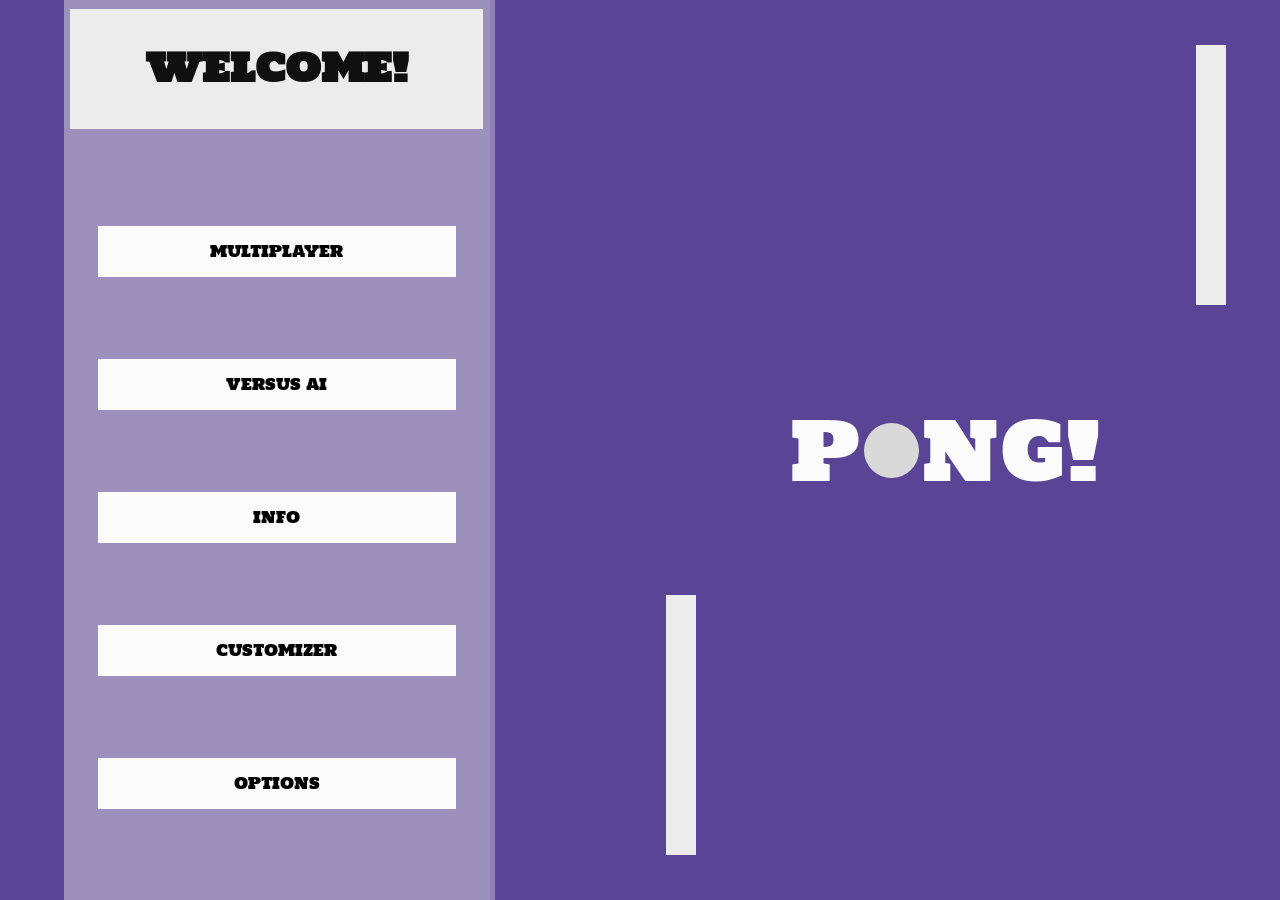
<file: index.html>
<!DOCTYPE html>
<html lang="no">
<head>
    <meta charset="UTF-8">
    <meta name="viewport" content="width=device-width, initial-scale=1.0">
    <title>Pong Menu</title>
    <link rel="stylesheet" href="./css/main.css">
</head>
<body class="meny-side">
    <main class="meny">
        <section class="felt">
            <header class="velkommen-boks">
                <h1 class="tittel">WELCOME!</h1>
            </header>

            <nav class="knapper" aria-label="Hovedmeny">
                <a class="knapp" href="./html/pong.html">MULTIPLAYER</a>
                <a class="knapp" href="./html/versus-ai.html">VERSUS AI</a>
                <a class="knapp" href="./html/info.html">INFO</a>
                <a class="knapp" href="./html/customizer.html">CUSTOMIZER</a>
                <a class="knapp" href="./html/options.html">OPTIONS</a>
            </nav>
        </section>

        <aside class="pong-del" aria-hidden="true">
            <span class="strek strek-topp"></span>
            <div class="pong-ord">
                <span class="pong-bokstav">P</span>
                <span class="ball"></span>
                <span class="pong-bokstav">NG!</span>
            </div>
            <span class="strek strek-bunn"></span>
        </aside>
    </main>
</body>
</html>
</file>
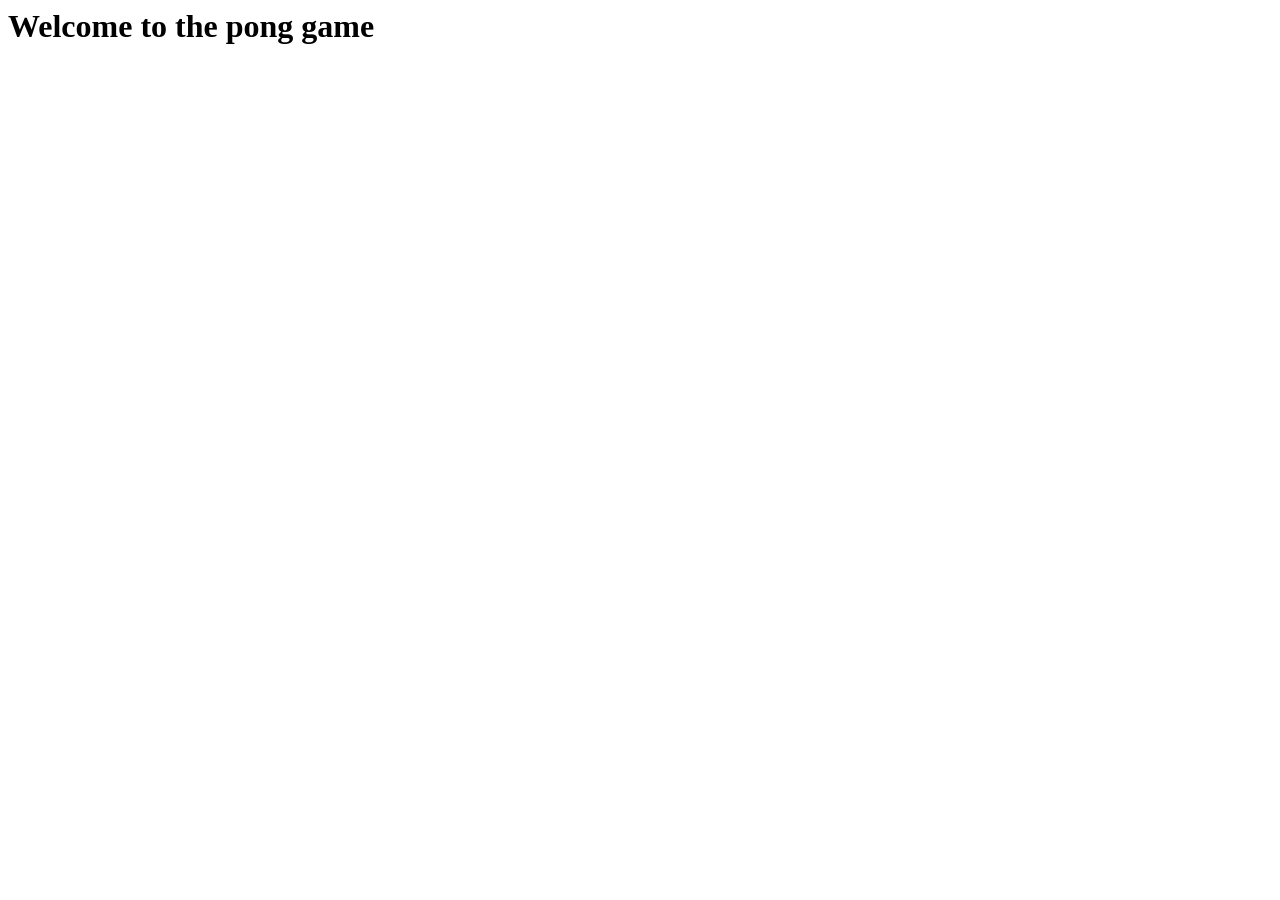
<file: html/index.html>
<html lang="en">
<head>
    <meta charset="UTF-8">
    <meta name="viewport" content="width=device-width, initial-scale=1.0">
    <title>Document</title>
    <script src="../js/script.js"></script>
</head>
<body>
    <h1>Welcome to the pong game</h1>
</body>
</html>
</file>
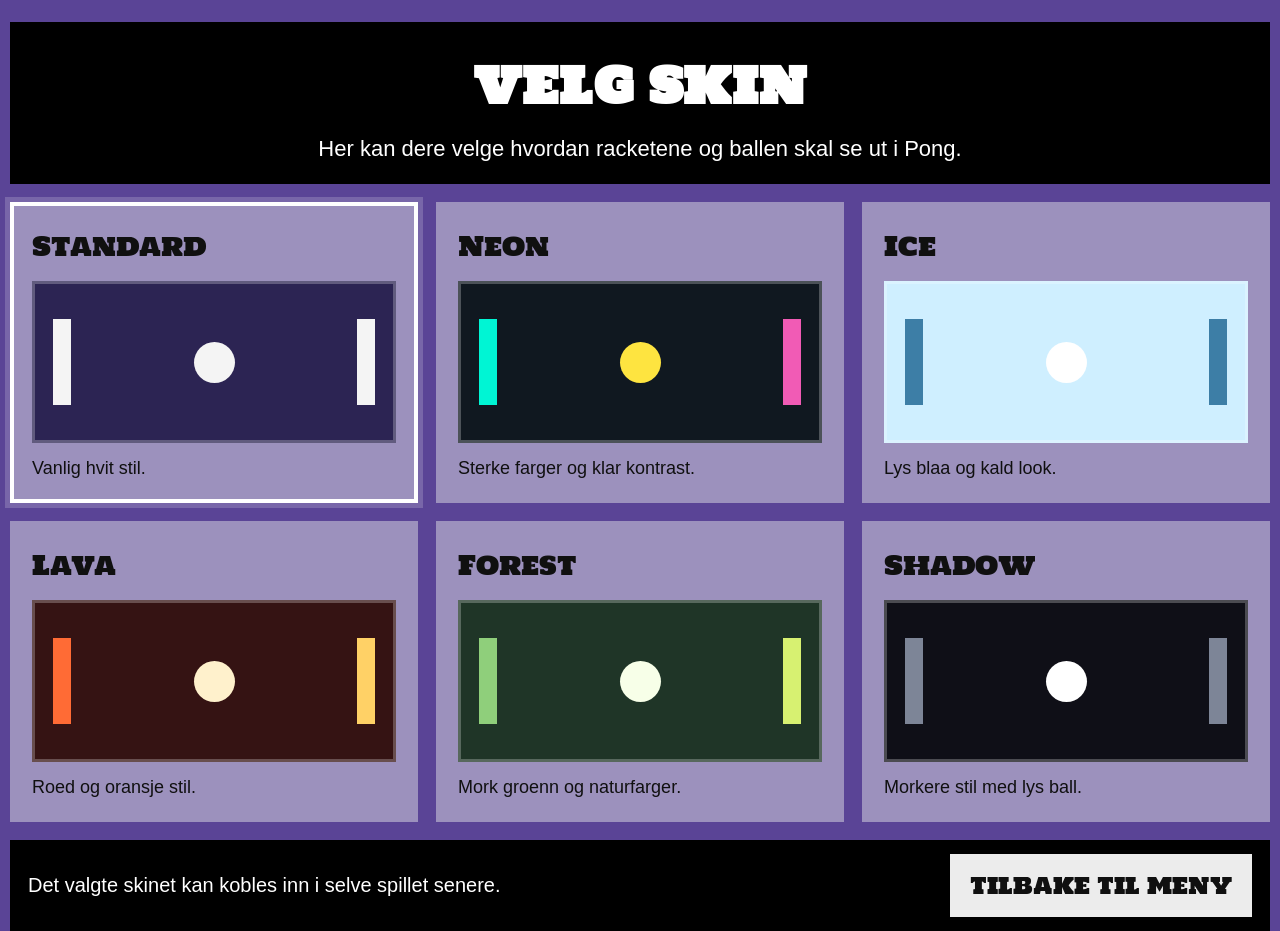
<file: html/customizer.html>
<!DOCTYPE html>
<html lang="no">
<head>
    <meta charset="UTF-8">
    <meta name="viewport" content="width=device-width, initial-scale=1.0">
    <title>Customizer</title>
    <link rel="stylesheet" href="../css/customiser.css">
</head>
<body>
    <main class="side">
        <section class="topp">
            <h1>VELG SKIN</h1>
            <p>Her kan dere velge hvordan racketene og ballen skal se ut i Pong.</p>
        </section>

        <form class="valg">
            <input type="radio" name="skin" id="skin-standard" checked>
            <label class="skin-kort" for="skin-standard">
                <span class="skin-navn">Standard</span>
                <span class="preview preview-standard">
                    <span class="racket venstre"></span>
                    <span class="ball"></span>
                    <span class="racket hoyre"></span>
                </span>
                <span class="skin-info">Vanlig hvit stil.</span>
            </label>

            <input type="radio" name="skin" id="skin-neon">
            <label class="skin-kort" for="skin-neon">
                <span class="skin-navn">Neon</span>
                <span class="preview preview-neon">
                    <span class="racket venstre"></span>
                    <span class="ball"></span>
                    <span class="racket hoyre"></span>
                </span>
                <span class="skin-info">Sterke farger og klar kontrast.</span>
            </label>

            <input type="radio" name="skin" id="skin-ice">
            <label class="skin-kort" for="skin-ice">
                <span class="skin-navn">Ice</span>
                <span class="preview preview-ice">
                    <span class="racket venstre"></span>
                    <span class="ball"></span>
                    <span class="racket hoyre"></span>
                </span>
                <span class="skin-info">Lys blaa og kald look.</span>
            </label>

            <input type="radio" name="skin" id="skin-lava">
            <label class="skin-kort" for="skin-lava">
                <span class="skin-navn">Lava</span>
                <span class="preview preview-lava">
                    <span class="racket venstre"></span>
                    <span class="ball"></span>
                    <span class="racket hoyre"></span>
                </span>
                <span class="skin-info">Roed og oransje stil.</span>
            </label>

            <input type="radio" name="skin" id="skin-forest">
            <label class="skin-kort" for="skin-forest">
                <span class="skin-navn">Forest</span>
                <span class="preview preview-forest">
                    <span class="racket venstre"></span>
                    <span class="ball"></span>
                    <span class="racket hoyre"></span>
                </span>
                <span class="skin-info">Mork groenn og naturfarger.</span>
            </label>

            <input type="radio" name="skin" id="skin-shadow">
            <label class="skin-kort" for="skin-shadow">
                <span class="skin-navn">Shadow</span>
                <span class="preview preview-shadow">
                    <span class="racket venstre"></span>
                    <span class="ball"></span>
                    <span class="racket hoyre"></span>
                </span>
                <span class="skin-info">Morkere stil med lys ball.</span>
            </label>
        </form>

        <section class="nede">
            <p>Det valgte skinet kan kobles inn i selve spillet senere.</p>
            <a class="tilbake" href="../index.html">TILBAKE TIL MENY</a>
        </section>
    </main>
</body>
</html>
</file>
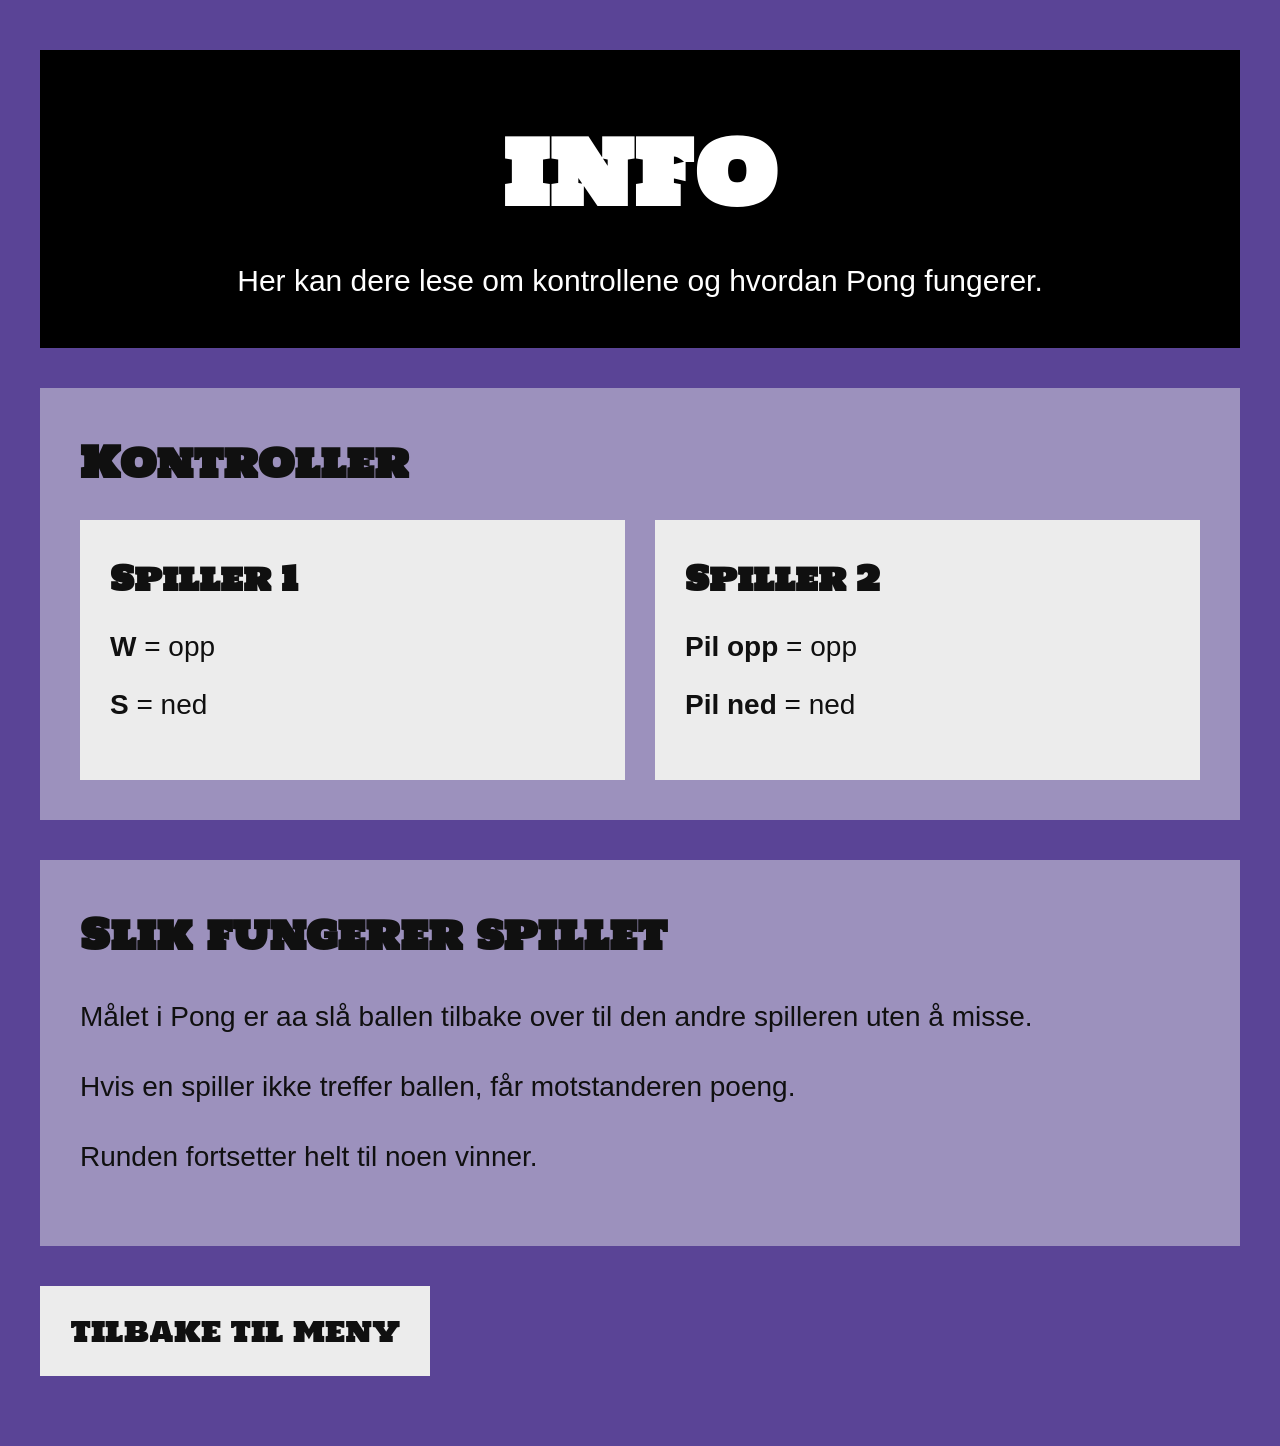
<file: html/info.html>
<!DOCTYPE html>
<html lang="no">
<head>
    <meta charset="UTF-8">
    <meta name="viewport" content="width=device-width, initial-scale=1.0">
    <title>Info</title>
    <link rel="stylesheet" href="../css/info.css">
</head>
<body>
    <main class="side">
        <section class="topp">
            <h1>INFO</h1>
            <p>Her kan dere lese om kontrollene og hvordan Pong fungerer.</p>
        </section>

        <section class="boks">
            <h2>Kontroller</h2>
            <div class="rader">
                <article class="kort">
                    <h3>Spiller 1</h3>
                    <p><strong>W</strong> = opp</p>
                    <p><strong>S</strong> = ned</p>
                </article>

                <article class="kort">
                    <h3>Spiller 2</h3>
                    <p><strong>Pil opp</strong> = opp</p>
                    <p><strong>Pil ned</strong> = ned</p>
                </article>
            </div>
        </section>

        <section class="boks">
            <h2>Slik fungerer spillet</h2>
            <p>Målet i Pong er aa slå ballen tilbake over til den andre spilleren uten å misse.</p>
            <p>Hvis en spiller ikke treffer ballen, får motstanderen poeng.</p>
            <p>Runden fortsetter helt til noen vinner.</p>
        </section>

        

        <a class="tilbake" href="../index.html">TILBAKE TIL MENY</a>
    </main>
</body>
</html>
</file>
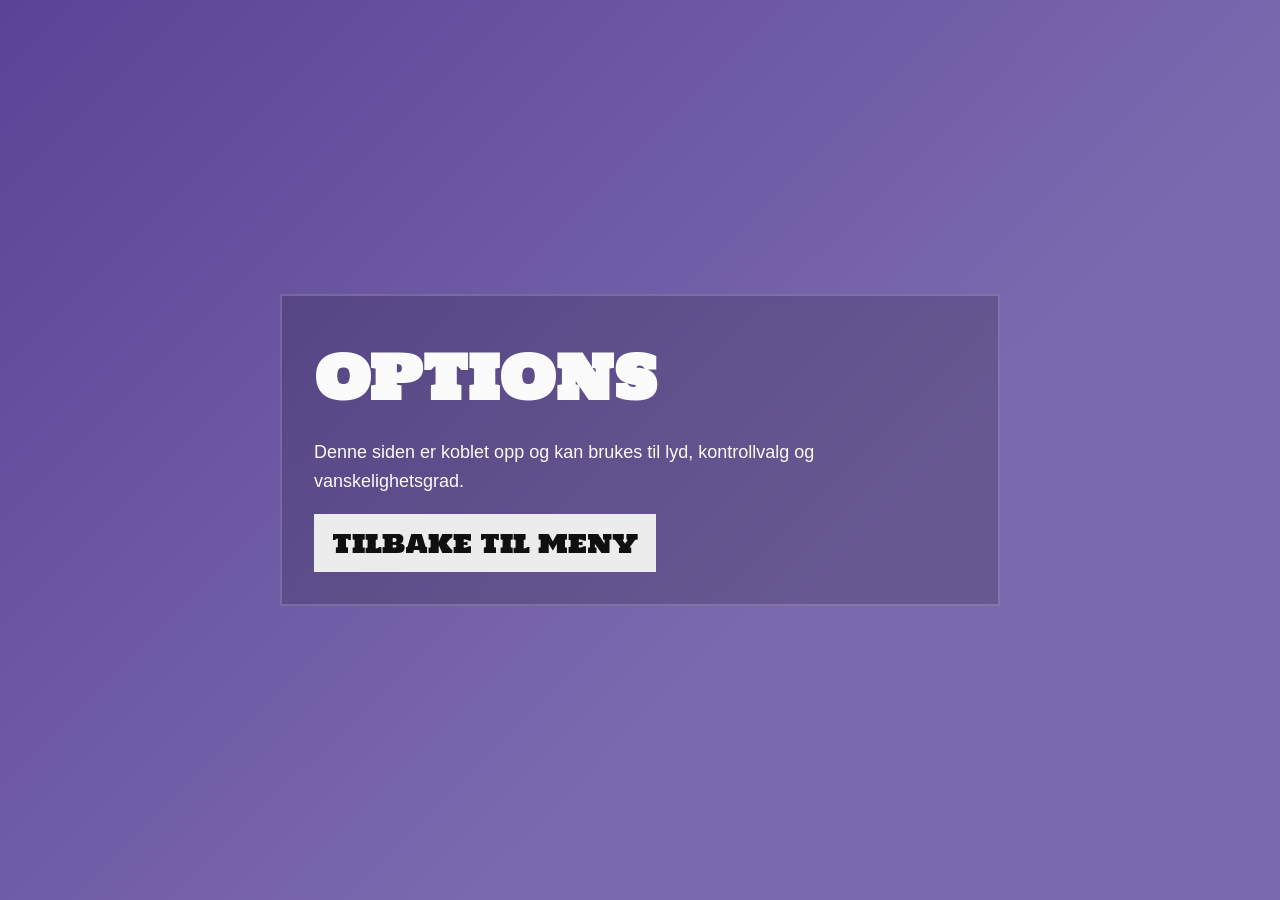
<file: html/options.html>
<!DOCTYPE html>
<html lang="no">
<head>
    <meta charset="UTF-8">
    <meta name="viewport" content="width=device-width, initial-scale=1.0">
    <title>Options</title>
    <link rel="stylesheet" href="../css/main.css">
</head>
<body class="spill-side">
    <main class="spill-boks">
        <h1>OPTIONS</h1>
        <p>Denne siden er koblet opp og kan brukes til lyd, kontrollvalg og vanskelighetsgrad.</p>
        <a class="tilbake" href="../index.html">TILBAKE TIL MENY</a>
    </main>
</body>
</html>
</file>
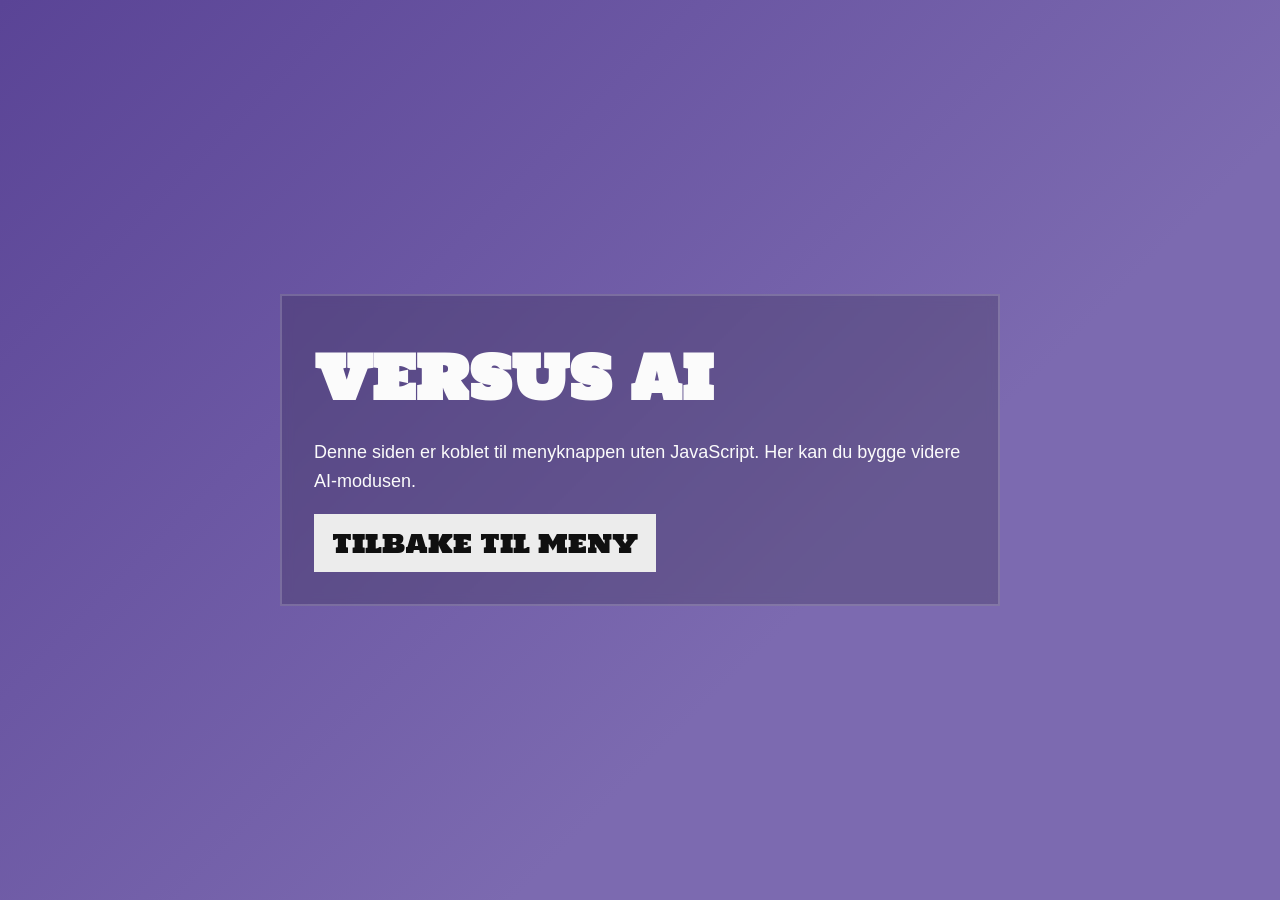
<file: html/versus-ai.html>
<!DOCTYPE html>
<html lang="no">
<head>
    <meta charset="UTF-8">
    <meta name="viewport" content="width=device-width, initial-scale=1.0">
    <title>Versus AI</title>
    <link rel="stylesheet" href="../css/main.css">
</head>
<body class="spill-side">
    <main class="spill-boks">
        <h1>VERSUS AI</h1>
        <p>Denne siden er koblet til menyknappen uten JavaScript. Her kan du bygge videre AI-modusen.</p>
        <a class="tilbake" href="../index.html">TILBAKE TIL MENY</a>
    </main>
</body>
</html>
</file>
<file: css/main.css>
@font-face {
    font-family: "Holtwood";
    src: url("../font/HoltwoodOneSC-Regular.ttf");
}

* {
    box-sizing: border-box;
}

body {
    margin: 0;
    font-family: Arial, sans-serif;
}

.tittel,
.knapp,
.pong-bokstav,
.spill-boks h1,
.tilbake {
    font-family: "Holtwood", serif;
}

.meny-side {
    min-height: 100vh;
    background: #5a4496;
    overflow-x: hidden;
}

.meny {
    min-height: 100vh;
    display: flex;
    align-items: stretch;
    justify-content: space-between;
    padding-left: 5%;
}

.felt {
    width: 35%;
    min-height: 100vh;
    padding: 9px 0 9px;
    display: flex;
    flex-direction: column;
    align-items: center;
    gap: 15px;
    background: #9c91bd;
    box-shadow: 5px 0 0 rgba(255, 255, 255, 0.32);
}

.velkommen-boks {
    width: 97%;
    padding: 27px 5px 31px;
    text-align: center;
    background: #ececec;
}

.tittel {
    margin: 0;
    color: #101010;
    font-size: 38px;
}

.knapper {
    width: 100%;
    flex: 1;
    display: flex;
    flex-direction: column;
    align-items: center;
    justify-content: space-evenly;
}

.knapp {
    width: 84%;
    padding: 17px 5px;
    background: #fbfbfb;
    color: #000000; 
    text-align: center;
    text-decoration: none;
    font-size: 15px;
    line-height: 17px;
    transition: transform 0.18s ease, box-shadow 0.18s ease, filter 0.18s ease;
}

.knapp:hover,
.knapp:focus-visible {
    transform: translateY(-1px) scale(1.01);
    box-shadow: 0 5px 8px rgba(0, 0, 0, 0.2);
    filter: brightness(1.02);
    outline: none;
}

.pong-del {
    width: 55%;
    min-height: 100vh;
    display: flex;
    align-items: center;
    justify-content: center;
    gap: 95px;
    padding-left: 0;
    color: #fbfbfb;
    transform: translateX(0);
}

.strek {
    width: 30px;
    background: #ececec;
}

.strek-topp,
.strek-bunn {
    height: 260px;
}

.strek-topp {
    align-self: flex-end;
    margin-top: 0;
    margin-bottom: 45px;
}

.strek-bunn {
    align-self: flex-start;
    margin-bottom: 0;
    margin-top: 45px;
}

.pong-ord {
    display: flex;
    align-items: center;
    justify-content: center;
    gap: 2px;
}

.pong-bokstav {
    font-size: 80px;
    line-height: 73px;
    letter-spacing: 1px;
}

.ball {
    width: 55px;
    height: 55px;
    border-radius: 50%;
    background: #d9d9d9;
}

.spill-side {
    min-height: 100vh;
    display: grid;
    place-items: center;
    padding: 24px;
    background: linear-gradient(135deg, #5a4496 0px, #7c6ab0 1000px);
    color: #fbfbfb;
}

.spill-boks {
    width: 720px;
    padding: 32px;
    background: rgba(16, 16, 16, 0.18);
    border: 2px solid rgba(255, 255, 255, 0.18);
    backdrop-filter: blur(6px);
}

.spill-boks h1 {
    margin: 0 0 12px;
    font-size: 60px;
}

.spill-boks p {
    margin: 0 0 18px;
    font-size: 18px;
    line-height: 29px;
}

.tilbake {
    display: inline-block;
    padding: 14px 18px;
    background: #ececec;
    color: #101010;
    text-decoration: none;
    font-size: 26px;
    line-height: 30px;
}
</file>
<file: css/customiser.css>
@font-face {
    font-family: "Holtwood";
    src: url("../font/HoltwoodOneSC-Regular.ttf");
}

* {
    box-sizing: border-box;
}

body {
    margin: 0;
    background: #5a4496;
    color: #ffffff;
    font-family: Arial, sans-serif;
}

.side {
    width: 1260px;
    height: 100vh;
    margin: 0 auto;
    padding: 22px 0;
    display: flex;
    flex-direction: column;
    gap: 18px;
}

.topp {
    padding: 22px 27px;
    background: #000000;
    text-align: center;
}

.topp h1,
.skin-navn,
.tilbake {
    font-family: "Holtwood", serif;
}

.topp h1 {
    margin: 0 0 11px;
    font-size: 50px;
}

.topp p {
    margin: 0;
    font-size: 22px;
}

.valg {
    flex: 1;
    display: grid;
    grid-template-columns: 1fr 1fr 1fr;
    gap: 18px;
}

.valg input {
    display: none;
}

.skin-kort {
    padding: 18px;
    background: #9c91bd;
    border: 4px solid transparent;
    color: #101010;
    cursor: pointer;
    display: flex;
    flex-direction: column;
    justify-content: space-between;
    gap: 13px;
}

.valg input:checked + .skin-kort {
    border-color: #ffffff;
    box-shadow: 0 0 0 5px rgba(255, 255, 255, 0.18);
}

.skin-navn {
    font-size: 27px;
}

.skin-info {
    font-size: 18px;
    line-height: 25px;
}

.preview {
    height: 162px;
    padding: 18px;
    border: 3px solid rgba(255, 255, 255, 0.25);
    display: flex;
    align-items: center;
    justify-content: space-between;
}

.racket {
    width: 18px;
    height: 86px;
}

.ball {
    width: 41px;
    height: 41px;
    border-radius: 50%;
}

.preview-standard {
    background: #2c2453;
}

.preview-standard .racket,
.preview-standard .ball {
    background: #f4f4f4;
}

.preview-neon {
    background: #101820;
}

.preview-neon .venstre {
    background: #00f5d4;
}

.preview-neon .hoyre {
    background: #f15bb5;
}

.preview-neon .ball {
    background: #fee440;
}

.preview-ice {
    background: #cfefff;
}

.preview-ice .racket {
    background: #3d7ea6;
}

.preview-ice .ball {
    background: #ffffff;
}

.preview-lava {
    background: #351313;
}

.preview-lava .venstre {
    background: #ff6b35;
}

.preview-lava .hoyre {
    background: #ffd166;
}

.preview-lava .ball {
    background: #fff1cc;
}

.preview-forest {
    background: #1f3527;
}

.preview-forest .venstre {
    background: #8fcf7b;
}

.preview-forest .hoyre {
    background: #d7f171;
}

.preview-forest .ball {
    background: #f7ffe8;
}

.preview-shadow {
    background: #0f0f17;
}

.preview-shadow .venstre,
.preview-shadow .hoyre {
    background: #7d8597;
}

.preview-shadow .ball {
    background: #ffffff;
}

.nede {
    padding: 14px 18px;
    background: #000000;
    display: flex;
    align-items: center;
    justify-content: space-between;
    gap: 18px;
}

.nede p {
    margin: 0;
    font-size: 20px;
}

.tilbake {
    display: inline-block;
    padding: 14px 20px;
    background: #ececec;
    color: #101010;
    text-decoration: none;
    font-size: 22px;
}
</file>
<file: css/info.css>
@font-face {
    font-family: "Holtwood";
    src: url("../font/HoltwoodOneSC-Regular.ttf");
}

* {
    box-sizing: border-box;
}

body {
    margin: 0;
    background: #5a4496;
    color: #ffffff;
    font-family: Arial, sans-serif;
}

.side {
    width: 1200px;
    min-height: 100vh;
    margin: 0 auto;
    padding: 50px 0 70px;
}

.topp {
    margin-bottom: 40px;
    padding: 50px;
    background: #000000;
    text-align: center;
}

.topp h1,
.boks h2,
.kort h3,
.tilbake {
    font-family: "Holtwood", serif;
}

.topp h1 {
    margin: 0 0 20px;
    font-size: 88px;
}

.topp p {
    margin: 0;
    font-size: 30px;
}

.boks {
    margin-bottom: 40px;
    padding: 40px;
    background: #9c91bd;
    color: #101010;
}

.boks h2 {
    margin: 0 0 24px;
    font-size: 42px;
}

.boks p,
.boks li {
    font-size: 28px;
    line-height: 42px;
}

.rader {
    display: flex;
    gap: 30px;
}

.kort {
    width: 50%;
    min-height: 260px;
    padding: 30px;
    background: #ececec;
}

.kort h3 {
    margin: 0 0 20px;
    font-size: 34px;
}

.kort p {
    margin: 16px 0;
}

ul {
    margin: 0;
    padding-left: 28px;
}

.tilbake {
    display: inline-block;
    padding: 22px 30px;
    background: #ececec;
    color: #101010;
    text-decoration: none;
    font-size: 28px;
}
</file>
